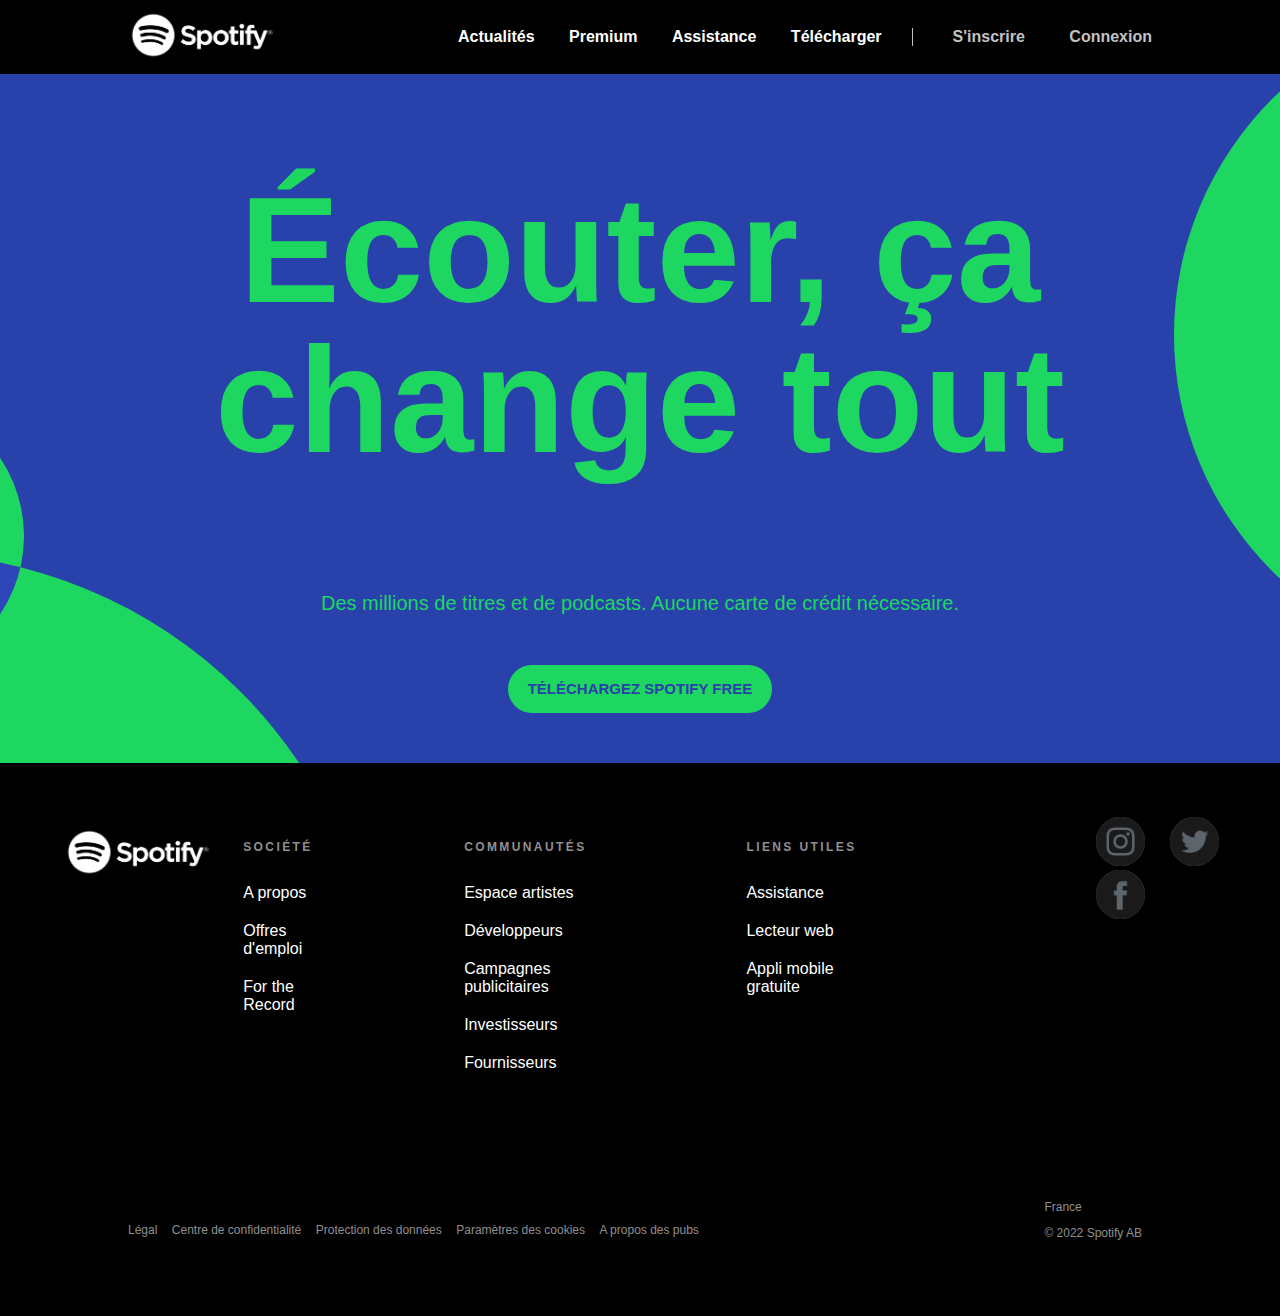
<file: index.html>
<!DOCTYPE html>
<html>

<head>
	<title>Écouter, ça change tout</title>
	<meta name="viewport" content="width=device-width, initial-scale=1.0">
	<meta charset="utf-8">
	<link rel="stylesheet" href="css/style.css">    
	<link rel="stylesheet" href="css/nav-footer.css"> 
    <link rel="icon" href="image/favicon-96x96.png">
</head>

<body>
	<!--BARRE DE NAVIGATION-->
	<nav>
		<div class="logo">
		<a href="index.html">
        	<img src="image/logo1.png" height="50px" alt="Spotify logo">
        </a>
		</div>
		<div class="liens">
			<div class="left">
				<a href="page/actu.html">Actualités</a>
				<a href="page/premium.html">Premium</a>
				<a href="page/assistance.html">Assistance</a>
				<a href="page/download.html">Télécharger</a>
			</div>
			<div class="right">
				<a href="page/inscription.html">S'inscrire</a>
				<a href="">Connexion</a>
			</div>
		</div>
	</nav>
	<!--FIN DE LA BARRE DE NAVIGATION-->
	<!--DEBUT DE LA SECTION BLEUE-->
	<section>
		<h1 id="titre">Écouter, ça change tout</h1>
		<div class="ens">
			<h2 id="titre2">Des millions de titres et de podcasts. Aucune carte de crédit nécessaire.</h2>
			<button type="submit">TÉLÉCHARGEZ SPOTIFY FREE</button>
		</div>

	</section>

	<!--FIN DE LA SECTION BLEUE-->
	
<!--DEBUT DU FOOTER-->
<footer>
    <div class="logo">
        <img src="image/logo1.png" height="50px"alt="Spotify logo">
    </div>
    <div class="cartes">
        <div class="carte">
            <h2>SOCIÉTÉ</h2>
            <a href="">A propos</a>
            <a href="">Offres d'emploi</a>
            <a href="">For the Record</a>
        </div>
        <div class="carte">
            <h2>COMMUNAUTÉS</h2>
            <a href="">Espace artistes</a>
            <a href="">Développeurs</a>
            <a href="">Campagnes publicitaires</a>
            <a href="">Investisseurs</a>
            <a href="">Fournisseurs</a>
        </div>
        <div class="carte">
            <h2>LIENS UTILES</h2>
            <a href="">Assistance</a>
            <a href="">Lecteur web</a>
            <a href="">Appli mobile gratuite</a>
        </div>
        <div class="service-sociaux">
            <a href="https://instagram.com/spotify"><img src="image/instagram.png" alt="instagram"></a>
            <a href="https://twitter.com/spotifyy"><img src="image/twitter.png" alt="twiter"></a>
            <a href="https://www.facebook.com/Spotify"><img src="image/facebook.png" alt="facebook" ></a>
        </div>
    </div>
    <!--<div class="socialMedias">
        <a href=""><img src="../IMAGES/SOCIAL MEDIAS/instagram.svg" alt=""> </a>
        <a href=""><img src="../IMAGES/SOCIAL MEDIAS/twiiter.svg" alt=""> </a>
        <a href=""><img src="../IMAGES/SOCIAL MEDIAS/facebook.svg" alt=""> </a>
    </div>-->
    <div class="pieds">
        <div class="gauche">
            <a href="">Légal</a>
            <a href="">Centre de confidentialité</a>
            <a href="">Protection des données</a>
            <a href="">Paramètres des cookies</a>
            <a href="">A propos des pubs</a>
        </div>
        <div class="droite">
            <a href="">France</a>
            <p>&copy 2022 Spotify AB</p>
        </div>
    </div>

	</footer>




	<!--FIN DU FOOTER-->


</body>


</html>
</file>
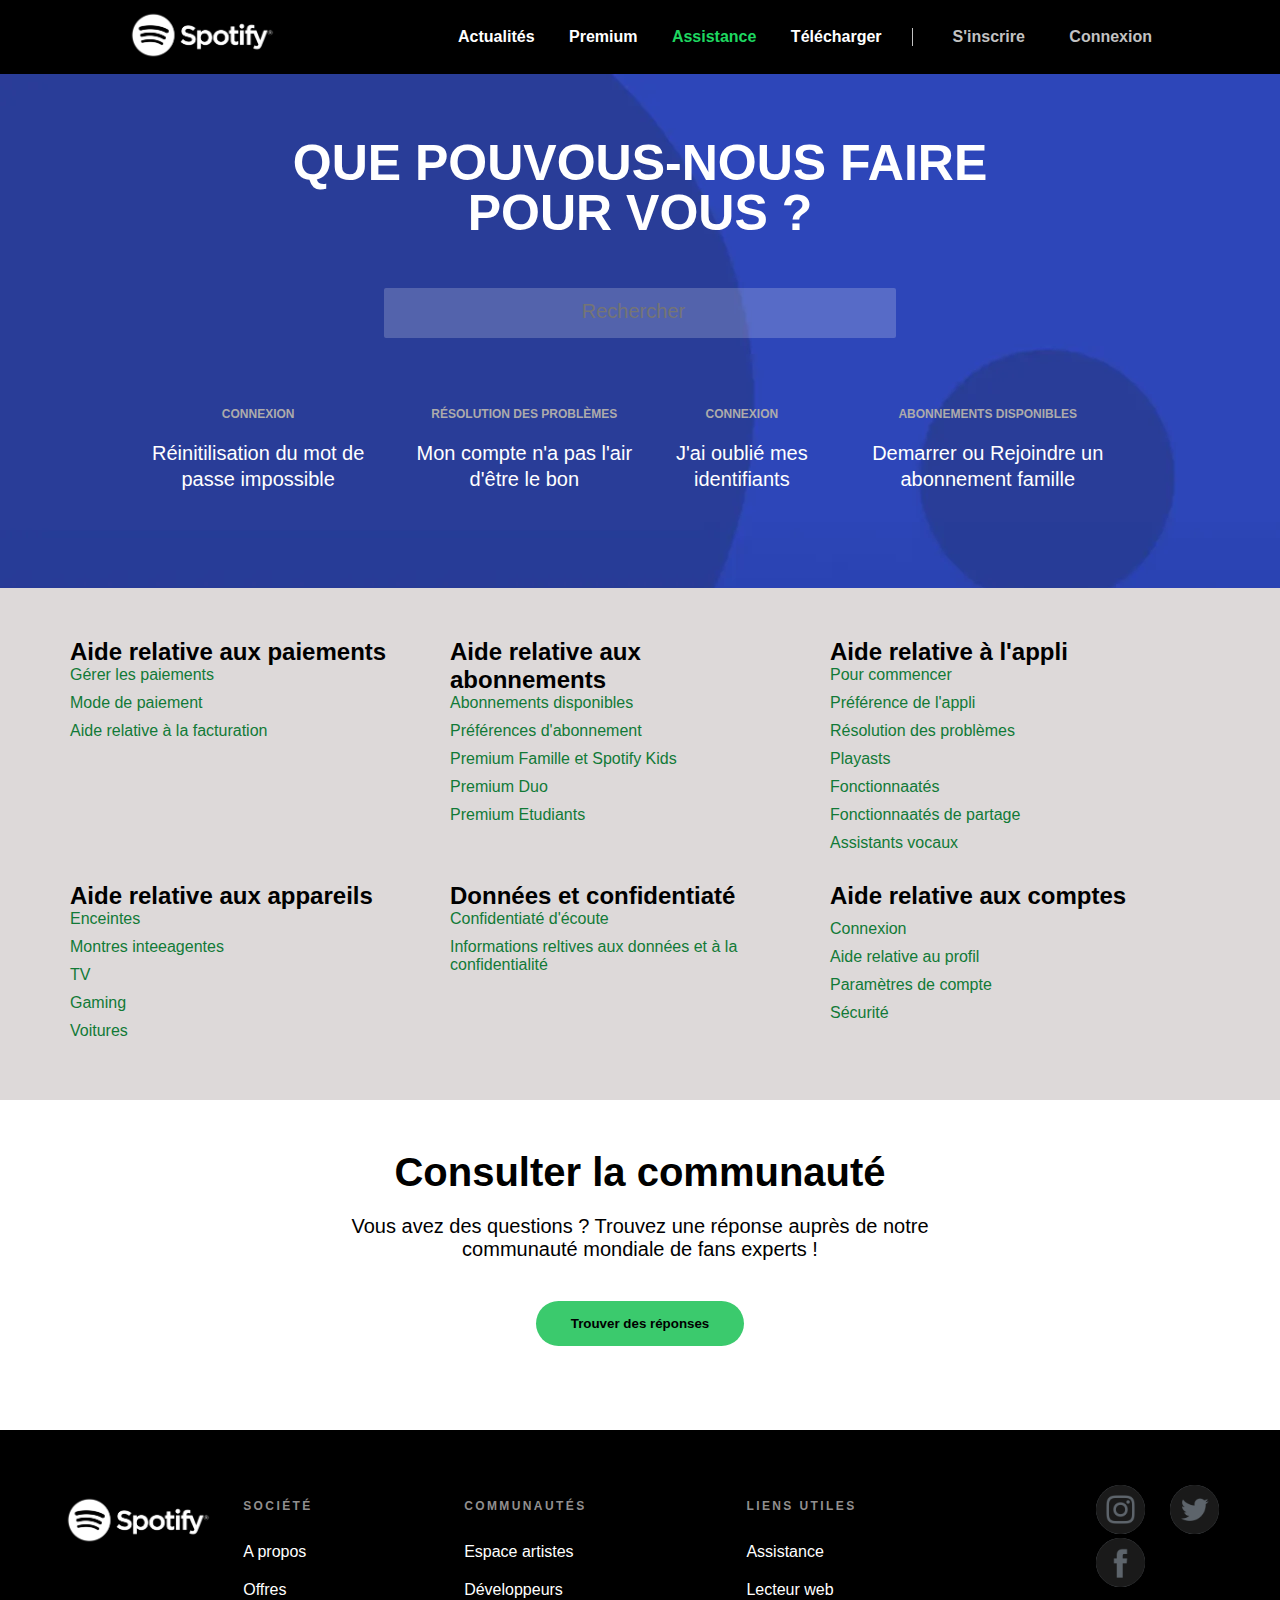
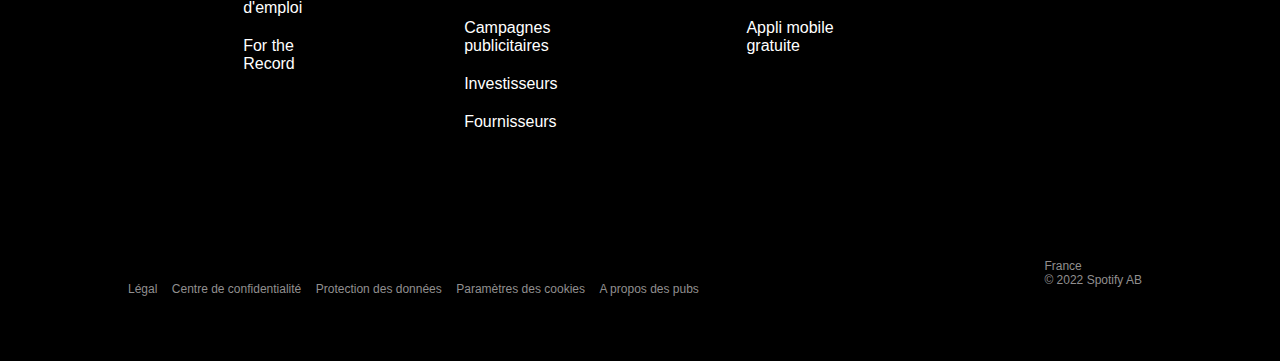
<file: page/assistance.html>
<!DOCTYPE HTML>
<html>
    <head>
        <meta charset="UTF-8">
        <title>Assistance</title>
        <link rel="stylesheet" href="../css/assistance.css">
        <link rel="stylesheet" href="../css/nav-footer.css">
    </head>
    <!-------------------------------------------------------------------------------------------------------------------------------------->

    <body>
        <nav>
            <div class="logo">
            <a href="../index.html">
                <img src="../image/logo1.png" height="50px" alt="Spotify logo">
            </a>
            </div>
            <div class="liens">
                <div class="left">
                    <a href="page/actu.html">Actualités</a>
                    <a href="premium.html">Premium</a>
                    <a href="assistance.html"  style="color:rgb(30, 215, 96);">Assistance</a>
                    <a href="download.html">Télécharger</a>
                </div>
                <div class="right">
                    <a href="inscription.html">S'inscrire</a>
                    <a href="">Connexion</a>
                </div>
            </div>
        </nav>
        <!--FIN DE LA BARRE DE NAVIGATION-->
    <!-------------------------------------------------------------------------------------------------------------------------------------->

        <section class="section1">
            <h1>QUE POUVOUS-NOUS FAIRE POUR VOUS ?</h1>
            <form>
                <input type="search" placeholder="Rechercher">
                <!-- asiana an'ilay icone de recherche iny, tokony télécharger-na -->
            </form>
            <div class="tableau">
                <div class="voalohany">
                    <h2>Connexion</h2>
                    <a href="">Réinitilisation du mot de passe impossible</a>
                </div> 
                <div class="voalohany">
                    <h2>Résolution des problèmes</h2>
                    <a href="">Mon compte n'a pas l'air d'être le bon</a>
                </div>
                <div class="voalohany">
                    <h2>Connexion</h2>
                    <a href="">J'ai oublié mes identifiants</a>
                </div>    
                <div class="voalohany">
                    <h2>Abonnements disponibles</h2>
                    <a href="">Demarrer ou Rejoindre un abonnement famille</a>
                </div>             
            </div>           
        </section>     

    <!-------------------------------------------------------------------------------------------------------------------------------------->
        <section class="section2">
            <div class="ligne1">
                <div class="carte">
                    <h2>Aide relative aux paiements</h2>
                    <a href="">Gérer les paiements</a>
                    <a href="">Mode de paiement</a>
                    <a href="">Aide relative à la facturation</a>
                </div>
                <div class="carte">
                    <h2>Aide relative aux abonnements</h2>
                    <a href="">Abonnements disponibles</a>
                    <a href="">Préférences d'abonnement</a>
                    <a href="">Premium Famille et Spotify Kids</a>
                    <a href="">Premium Duo</a>
                    <a href="">Premium Etudiants</a>
            </div>
                <div class="carte"> 
                        <h2>Aide relative à l'appli</h2>
                        <a href="">Pour commencer</a>
                        <a href="">Préférence de l'appli</a>
                        <a href="">Résolution des problèmes</a>
                        <a href="">Playasts</a>
                        <a href="">Fonctionnaatés</a>
                        <a href="">Fonctionnaatés de partage</a>
                        <a href="">Assistants vocaux</a>
                </div>
            </div>           
            <div class="ligne2">
                <div class="carte">
                    <h2>Aide relative aux appareils</h2>
                    <a href="">Enceintes</a>
                    <a href="">Montres inteeagentes</a>
                    <a href="">TV</a>
                    <a href="">Gaming</a>
                    <a href="">Voitures</a>
                </div>
                <div class="carte">
                        <h2>Données et confidentiaté</h2>
                        <a href="">Confidentiaté d'écoute</a>
                        <a href="">Informations reltives aux données et à la confidentialité</li>
                </div>
                <div class="carte">
                        <h2>Aide relative aux comptes</h2>
                        <a href="">Connexion</a>
                        <a href="">Aide relative au profil</a>
                        <a href="">Paramètres de compte</a>
                        <a href="">Sécurité</a>
                </div>
            </div>                 
        </section>
    <!-------------------------------------------------------------------------------------------------------------------------------------->       
        <section class="section3">
            <div class="elem">
                <h1>Consulter la communauté</h1>
                <p>Vous avez des questions ? Trouvez une réponse auprès de notre communauté mondiale de fans experts !</p>
                <button type="submit">Trouver des réponses</button>
            </div>            
        </section>
    <!-------------------------------------------------------------------------------------------------------------------------------------->

<!--DEBUT DU FOOTER-->
<footer>
    <div class="logo">
        <img src="../image/logo1.png" height="50px"alt="Spotify logo">
    </div>
    <div class="cartes">
        <div class="carte">
            <h2>SOCIÉTÉ</h2>
            <a href="">A propos</a>
            <a href="">Offres d'emploi</a>
            <a href="">For the Record</a>
        </div>
        <div class="carte">
            <h2>COMMUNAUTÉS</h2>
            <a href="">Espace artistes</a>
            <a href="">Développeurs</a>
            <a href="">Campagnes publicitaires</a>
            <a href="">Investisseurs</a>
            <a href="">Fournisseurs</a>
        </div>
        <div class="carte">
            <h2>LIENS UTILES</h2>
            <a href="">Assistance</a>
            <a href="">Lecteur web</a>
            <a href="">Appli mobile gratuite</a>
        </div>
        <div class="service-sociaux">
            <a href="https://instagram.com/spotify"><img src="../image/instagram.png" alt="instagram"></a>
            <a href="https://twitter.com/spotifyy"><img src="../image/twitter.png" alt="twiter"></a>
            <a href="https://www.facebook.com/Spotify"><img src="../image/facebook.png" alt="facebook" ></a>
        </div>
    </div>
    <!--<div class="socialMedias">
        <a href=""><img src="../IMAGES/SOCIAL MEDIAS/instagram.svg" alt=""> </a>
        <a href=""><img src="../IMAGES/SOCIAL MEDIAS/twiiter.svg" alt=""> </a>
        <a href=""><img src="../IMAGES/SOCIAL MEDIAS/facebook.svg" alt=""> </a>
    </div>-->
    <div class="pieds">
        <div class="gauche">
            <a href="">Légal</a>
            <a href="">Centre de confidentialité</a>
            <a href="">Protection des données</a>
            <a href="">Paramètres des cookies</a>
            <a href="">A propos des pubs</a>
        </div>
        <div class="droite">
            <a href="">France</a>
            <p>&copy 2022 Spotify AB</p>
        </div>
    </div>

</footer>




<!--FIN DU FOOTER-->
    </body>
</html>
</file>
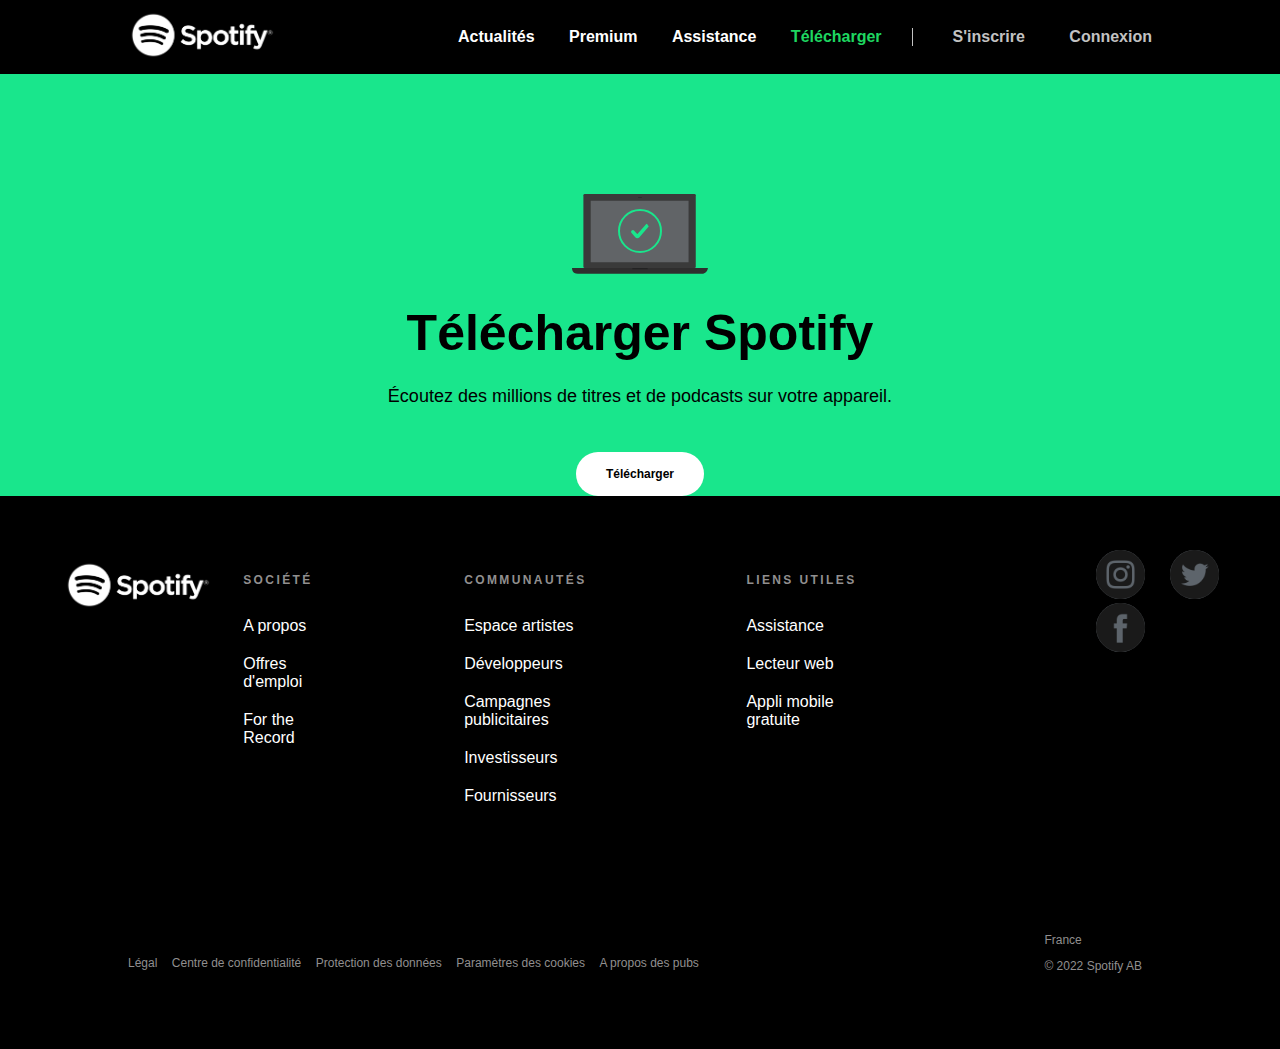
<file: page/download.html>
<!DOCTYPE html>
<html>
	<head>
		<title>Téléchargements</title>
		<meta name="viewport" content="width=device-width, initial-scale=1.0">
			<meta charset="utf-8">
		<link rel="stylesheet" href="../css/download.css">
		<link rel="stylesheet" href="../css/nav-footer.css">
	</head>
	<body>
	<!--BARRE DE NAVIGATION-->
	<nav>
		<div class="logo">
		<a href="../index.html">
        	<img src="../image/logo1.png" height="50px" alt="Spotify logo">
        </a>
		</div>
		<div class="liens">
			<div class="left">
				<a href="page/actu.html">Actualités</a>
				<a href="premium.html">Premium</a>
				<a href="assistance.html">Assistance</a>
				<a href="download.html"  style="color:rgb(30, 215, 96);">Télécharger</a>
			</div>
			<div class="right">
				<a href="inscription.html">S'inscrire</a>
				<a href="">Connexion</a>
			</div>
		</div>
	</nav>
	<!--FIN DE LA BARRE DE NAVIGATION-->


	<!--FIN DE LA BARRE DE NAVIGATION-->
	<!--DEBUT DU HEADER-->
    <header>        
            <div class="ens">
                
                <img id="ordi" src="../image/laptop.svg">
                    <img id="succes" src="../image/green-success-check(1).svg">       
                <h1>Télécharger Spotify</h1>
                <p>Écoutez des millions de titres et de podcasts sur votre appareil.</p>
                <button type="submit">Télécharger</button>
            </div>        
    </header>
    <section>
        
    </section>
	<!--FIN DU HEADER-->


	<!--DEBUT DU FOOTER-->
	<footer>
		<div class="logo">
			<img src="../image/logo1.png" height="50px"alt="Spotify logo">
		</div>
		<div class="cartes">
			<div class="carte">
				<h2>SOCIÉTÉ</h2>
				<a href="">A propos</a>
				<a href="">Offres d'emploi</a>
				<a href="">For the Record</a>
			</div>
			<div class="carte">
				<h2>COMMUNAUTÉS</h2>
				<a href="">Espace artistes</a>
				<a href="">Développeurs</a>
				<a href="">Campagnes publicitaires</a>
				<a href="">Investisseurs</a>
				<a href="">Fournisseurs</a>
			</div>
			<div class="carte">
				<h2>LIENS UTILES</h2>
				<a href="">Assistance</a>
				<a href="">Lecteur web</a>
				<a href="">Appli mobile gratuite</a>
			</div>
            <div class="service-sociaux">
                <a href="https://instagram.com/spotify"><img src="../image/instagram.png" alt="instagram"></a>
                <a href="https://twitter.com/spotifyy"><img src="../image/twitter.png" alt="twiter"></a>
                <a href="https://www.facebook.com/Spotify"><img src="../image/facebook.png" alt="facebook" ></a>
            </div>
		</div>
		<!--<div class="socialMedias">
			<a href=""><img src="../IMAGES/SOCIAL MEDIAS/instagram.svg" alt=""> </a>
			<a href=""><img src="../IMAGES/SOCIAL MEDIAS/twiiter.svg" alt=""> </a>
			<a href=""><img src="../IMAGES/SOCIAL MEDIAS/facebook.svg" alt=""> </a>
		</div>-->
		<div class="pieds">
			<div class="gauche">
				<a href="">Légal</a>
				<a href="">Centre de confidentialité</a>
				<a href="">Protection des données</a>
				<a href="">Paramètres des cookies</a>
				<a href="">A propos des pubs</a>
			</div>
			<div class="droite">
				<a href="">France</a>
				<p>&copy 2022 Spotify AB</p>
			</div>
		</div>

	</footer>




	<!--FIN DU FOOTER-->

	
	</body>


</html>
</file>
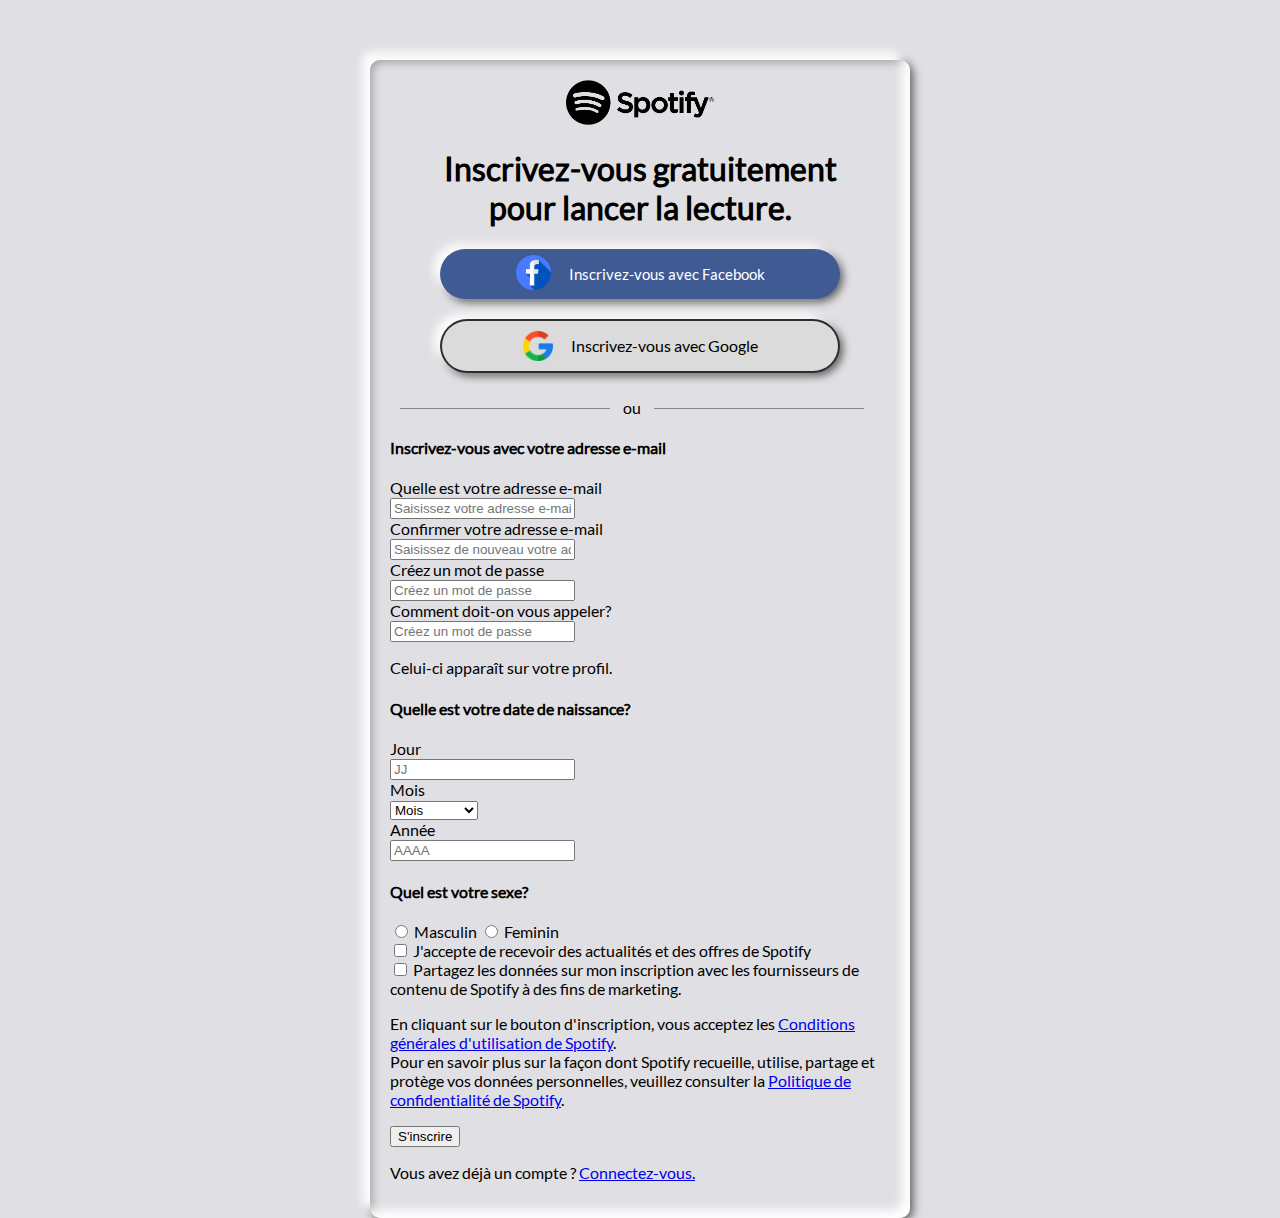
<file: page/inscription.html>
<!DOCTYPE html>
<html lang="fr">
<head>
    <meta charset="UTF-8">
   <link rel="stylesheet" href="../css/inscription.css">
    <title>S'inscrire</title>
</head>
<body>
    <div class="all">
        <header>
            <img src="../image/Black.png" alt="Spotify" width="150">
            <h1>Inscrivez-vous gratuitement<br>pour lancer la lecture.</h1>
        </header>

        <!--INSCRIPTION FACEBOOK-->
        <div class="facebook">
            <div class="icon-facebook">
                <img src="../image/facebook_1.png" alt="facebook">
            </div>
            <div class="lien-vers-facebook">
                <a href="https://accounts.spotify.com/fr/login?method=facebook&continue=https%3A%2F%2Fwww.spotify.com%2Faccount%2Foverview%2F&intent=signup" target="_blank" class="inscrire-sur-facebook">
                    Inscrivez-vous avec Facebook
                </a>
            </div>
        </div>
        <!--INSCRIPTION AVEC GOOGLE-->
    <div class="google">
        <img src="../image/google.png" alt="google" width="30"> 
        <a href="https://accounts.spotify.com/fr/login?method=google&continue=https%3A%2F%2Fwww.spotify.com%2Faccount%2Foverview%2F&intent=signup" class="inscription-google">
            Inscrivez-vous avec Google
        </a>
    </div>
    <div class="separateur">
        <span class="ligne"></span>
        ou
        <span class="ligne"></span>
    </div>
    <h4>Inscrivez-vous avec votre adresse e-mail</h4>
    <form method="post" action="">

        <label for="adresse-mail">Quelle est votre adresse e-mail</label>
        <br>
        <input type="email" id="adresse-mail" placeholder="Saisissez votre adresse e-mail">
        <br>
        <label for="adresse-mail">Confirmer votre adresse e-mail</label>
        <br>
        <input type="email" id="adresse-mail" placeholder="Saisissez de nouveau votre adresse e-mail">
        <br>
        <label for="mot-de-pass">Créez un mot de passe</label>
        <br>
        <input type="password" id="mot-de-pass" placeholder="Créez un mot de passe">
        <br>
        <label for="nom">Comment doit-on vous appeler?</label>
        <br>
        <input type="text" id="nom" placeholder="Créez un mot de passe">

        <!--fin des info-->
        <p>Celui-ci apparaît sur votre profil.</p>
        
        <!--date DE NAISSANCE-->

        <div class="date-de-naissance">
            <h4>Quelle est votre date de naissance?</h4>
            <div class="class-jour">
                <label for="jour">Jour</label>
                         <br>
                <input type="text" id="jour" placeholder="JJ" >
            </div>
            <div class="class-mois">
                <label for="mois">Mois</label>
                        <br>
                <select id="mois">
                    <option value="mois" disabled selected>Mois</option>
                    <option value="janvier" >Janvier</option>
                    <option value="fevrier" >Fevrier</option>
                    <option value="mars" >Mars</option>
                    <option value="avril" >Avril</option>
                    <option value="mai">Mai</option>
                    <option value="juin">Juin</option>
                    <option value="juillet">Juillet</option>
                    <option value="août">Août</option>
                    <option value="septembre">Septembre</option>
                    <option value="octobre">Octobre</option>
                    <option value="novembre">Novembre</option>
                    <option value="decembre">Decembre</option>
                </select>
            </div>

            <div class="class-annee">
                <label for="annee">Année</label>
                        <br>
                <input type="text" id="annee" placeholder="AAAA">
            </div>
        </div>

        <!--DEBUT DU SELECTION DE  SEXE-->
        <h4> Quel est votre sexe?</h4>
        <div id="sexe">
            <input type="radio" value="Masculin" name="sexe" id="masculin">
            <label for="masculin">Masculin</label>
            <input type="radio" value="Feminin" name="sexe" id="feminin" >
            <label for="feminin">Feminin</label>
        </div>
            <!--FIN DU SELECTION DE SEXE -->

            <input type="checkbox"  id="recevoir">
            <label for="recevoir">J'accepte de recevoir des actualités et des offres de Spotify</label>
            <br>
            <input type="checkbox"  id="confidentialite">
            <label for="confidentialite">
                Partagez les données sur mon inscription avec les fournisseurs de contenu de Spotify à des fins de marketing. 
            </label>

            <!--ACCEPTEZ LES TERMES DE CONTRATS-->
            <p class="p-avant-dernier">
                En cliquant sur le bouton d'inscription, vous acceptez les <a href="https://www.spotify.com/fr/legal/end-user-agreement/"> Conditions générales d'utilisation de Spotify</a>.

                <br>

                Pour en savoir plus sur la façon dont Spotify recueille, utilise, partage et protège vos données personnelles,
                veuillez consulter la <a href="https://www.spotify.com/fr/legal/privacy-policy/">Politique de confidentialité de Spotify</a>. 
            </p>
            <button class="inscrire">
                S'inscrire
            </button>
            <p>Vous avez déjà un compte ? <a href="connexion.html" >Connectez-vous.</a></p>
    </form>
    </div>
</body>
</html>
</file>
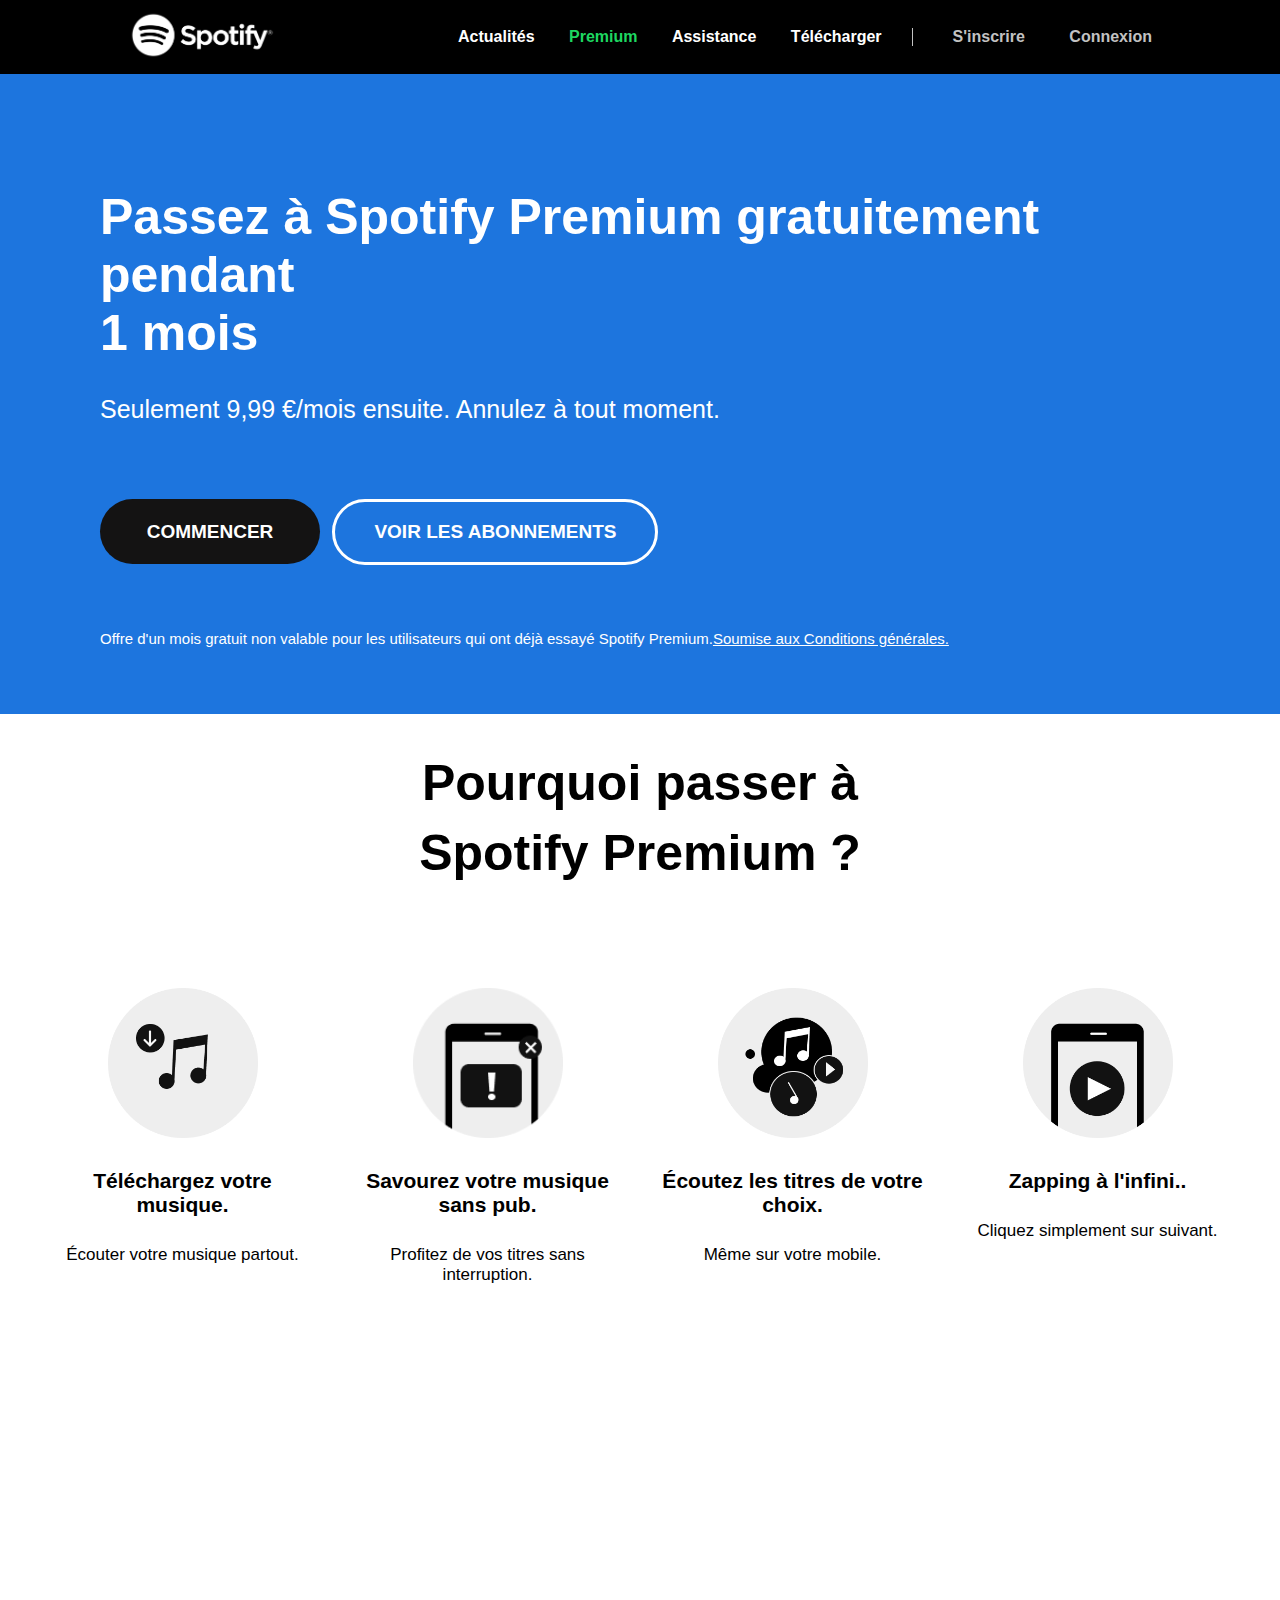
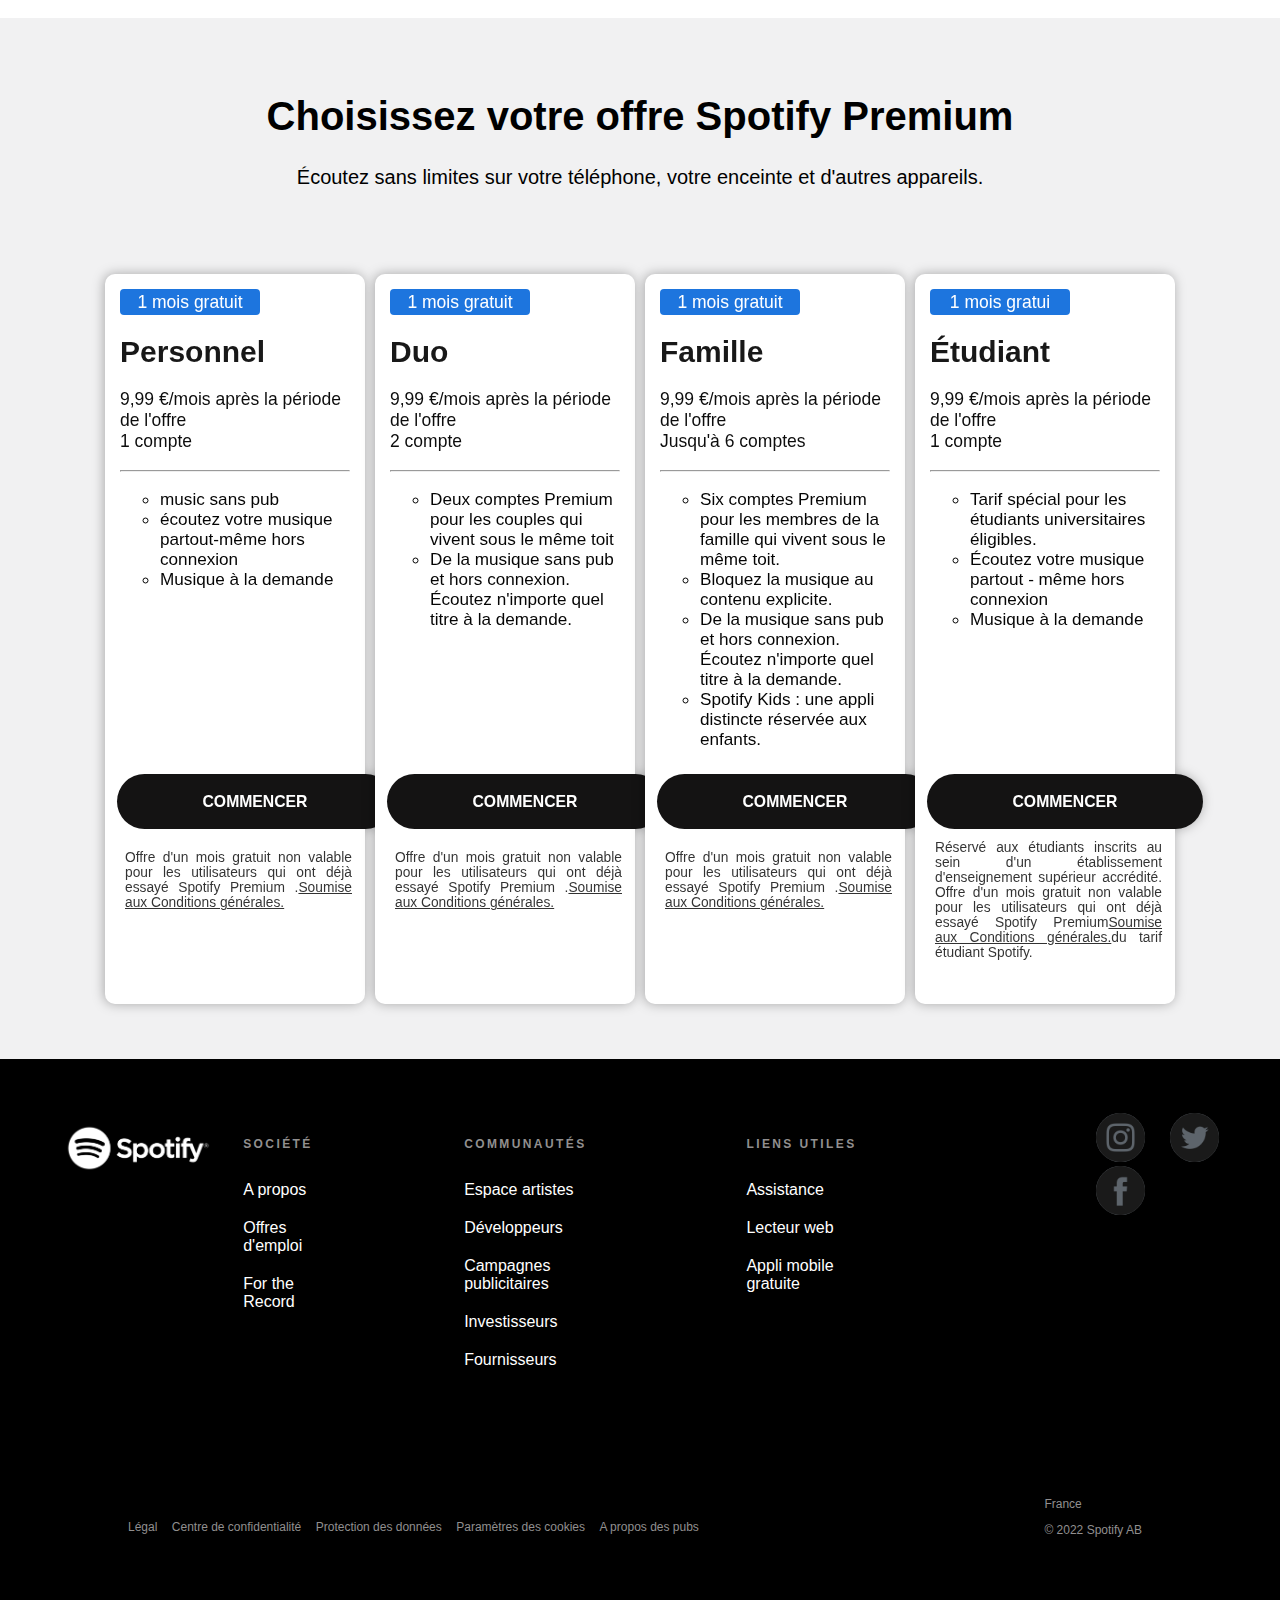
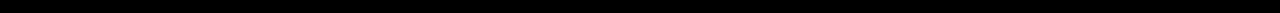
<file: page/premium.html>
<!DOCTYPE html>
<html lang="en">
<head>
    <meta charset="UTF-8">
    <meta http-equiv="X-UA-Compatible" content="IE=edge">
    <link rel="icon" href="../image/favicon-96x96.png">
    <link rel="stylesheet" href="../css/premium.css">
    <link rel="stylesheet" href="../css/nav-footer.css">
    <title>spotify premium</title>
</head>
<body>
    <nav>
		<div class="logo">
		<a href="../index.html">
        	<img src="../image/logo1.png" height="50px" alt="Spotify logo">
        </a>
		</div>
		<div class="liens">
			<div class="left">
				<a href="page/actu.html">Actualités</a>
				<a href="premium.html" style="color:rgb(30, 215, 96);">Premium</a>
				<a href="assistance.html">Assistance</a>
				<a href="download.html">Télécharger</a>
			</div>
			<div class="right">
				<a href="inscription.html">S'inscrire</a>
				<a href="">Connexion</a>
			</div>
		</div>
	</nav>
	<!--FIN DE LA BARRE DE NAVIGATION-->


    <header class="bleu">
        <h1>Passez à Spotify Premium gratuitement pendant <br/>1 mois</h1>
        <p>Seulement 9,99 €/mois ensuite. Annulez à tout moment.</p>
        <div class="commencer">
            <a href="#">COMMENCER</a> 
        </div>
        <div class="abonnement">
            <a href="#">VOIR LES ABONNEMENTS</a>
        </div>
        <p class="le-petit-text">Offre d'un mois gratuit non valable pour les utilisateurs qui ont déjà essayé Spotify Premium.<a href="https://www.spotify.com/legal/premium-promotional-offer-terms">Soumise aux Conditions générales.</a></p> 
    </header>


    <h1>Pourquoi passer à <br/>Spotify Premium ?</h1>
    <section class="raison-premium">
        <article>
            <img src="../image/music.png" alt="Télécharger votre musique" />
            <h4>Téléchargez votre musique.</h4>
            <p>écouter votre musique partout.</p>
        </article>
        <article>
            <img src="../image/phone.png" alt="Savourez votre musique" />
            <h4>savourez votre musique<br/> sans pub.</h4>
            <p>Profitez de vos titres sans interruption.</p>
        </article>
        
        <article>
            <img src="../image/icon-music.png" alt="écoutez les titres de votre choix." />
            <h4>écoutez les titres de votre choix.</h4>
            <p>même sur votre mobile.</p>
        </article>
        <article>
            <img src="../image/icon-zapping.png" alt="Zapping à l'infini" />
            <h4>Zapping à l'infini..</h4>
            <p>Cliquez simplement sur suivant.</p>
        </article>
    </section>
    <section class="offre-premium">
        <h1 class="titre-offre">Choisissez votre offre Spotify Premium</h1>
        <p class="paragraphe-apres-titre-offfe">écoutez sans limites sur votre téléphone, votre enceinte et d'autres appareils.</p>
        <!--OFFRE PREMIUM-->
        <div class="contain-offre">
            <article class="offre">
            <div class="mois-gratuit">
            1 mois gratuit
            </div> 

            <h1>Personnel   </h1>
            <p>9,99 €/mois après la période de l'offre<br>1 compte</p>
            <hr/>

            <ul>
                <li>music sans pub</li>
                <li>écoutez votre musique partout-même hors connexion</li>
                <li>Musique à la demande</li>
            </ul>
            
            <!-- LE BOUTON COMMENCER-->
            <a href="https://www.spotify.com/fr/purchase/offer/duo-1-month-trial?country=FR" class="bouton-commencer">
                COMMENCER
            </a>
            <p>Offre d'un mois gratuit non valable pour les utilisateurs qui ont déjà essayé Spotify Premium .<a href="https://www.spotify.com/legal/premium-promotional-offer-terms">Soumise aux Conditions générales.</a></p>

            </article>
            <article class="offre">
            <div class="mois-gratuit">
            1 mois gratuit
            </div> 
            <h1>Duo</h1>
            <p>9,99 €/mois après la période de l'offre<br>2 compte</p>
            <hr/>
            <ul>
                <li>Deux comptes Premium pour les couples qui vivent sous le même toit</li>
                <li>De la musique sans pub et hors connexion. Écoutez n'importe quel titre à la demande.</li>
            </ul>
            
            <!-- LE BOUTON COMMENCER-->
            <a href="https://www.spotify.com/fr/purchase/offer/duo-1-month-trial?country=FR" class="bouton-commencer">
                COMMENCER
            </a>
            <p>Offre d'un mois gratuit non valable pour les utilisateurs qui ont déjà essayé Spotify Premium .<a href="https://www.spotify.com/legal/premium-promotional-offer-terms">Soumise aux Conditions générales.</a></p>
            
        </article>
        <article class="offre">
            <div class="mois-gratuit">
                1 mois gratuit
            </div> 

            <h1>Famille</h1>
            <p>9,99 €/mois après la période de l'offre<br>Jusqu'à 6 comptes</p>
            <hr/>
            <ul>
                <li>Six comptes Premium pour les membres de la famille qui vivent sous le même toit.</li>
                <li>Bloquez la musique au contenu explicite.</li>
                <li>De la musique sans pub et hors connexion. Écoutez n'importe quel titre à la demande.</li>
                <li>Spotify Kids : une appli distincte réservée aux enfants.</li>
            </ul>
            
            <!-- LE BOUTON COMMENCER-->
            <a href="https://www.spotify.com/fr/purchase/offer/duo-1-month-trial?country=FR" class="bouton-commencer">
                COMMENCER
            </a>
            <p>Offre d'un mois gratuit non valable pour les utilisateurs qui ont déjà essayé Spotify Premium .<a href="https://www.spotify.com/legal/premium-promotional-offer-terms">Soumise aux Conditions générales.</a></p>
            
        </article>
        <article class="offre">
            <div class="mois-gratuit">
                1 mois gratui
            </div> 
            <h1>étudiant</h1>
            <p>9,99 €/mois après la période de l'offre<br>1 compte</p>
            <hr/>
            <ul>
                <li>Tarif spécial pour les étudiants universitaires éligibles.</li>
                <li>Écoutez votre musique partout - même hors connexion</li>
                <li>Musique à la demande</li>
            </ul>
            
            <!-- LE BOUTON COMMENCER-->
            <a href="https://www.spotify.com/fr/purchase/offer/duo-1-month-trial?country=FR" class="bouton-commencer">
                <span>COMMENCER</span>
            </a>
            <p id="dernier">Réservé aux étudiants inscrits au sein d'un établissement d'enseignement supérieur accrédité. Offre d'un mois gratuit non valable pour les utilisateurs qui ont déjà essayé Spotify Premium<a href="https://www.spotify.com/legal/premium-promotional-offer-terms">Soumise aux Conditions générales.</a>du tarif étudiant Spotify.</p>

            </article>
        </section>
    </div>

<!--DEBUT DU FOOTER-->
	<footer>
		<div class="logo">
			<img src="../image/logo1.png" height="50px"alt="Spotify logo">
		</div>
		<div class="cartes">
			<div class="carte">
				<h2>SOCIÉTÉ</h2>
				<a href="">A propos</a>
				<a href="">Offres d'emploi</a>
				<a href="">For the Record</a>
			</div>
			<div class="carte">
				<h2>COMMUNAUTÉS</h2>
				<a href="">Espace artistes</a>
				<a href="">Développeurs</a>
				<a href="">Campagnes publicitaires</a>
				<a href="">Investisseurs</a>
				<a href="">Fournisseurs</a>
			</div>
			<div class="carte">
				<h2>LIENS UTILES</h2>
				<a href="">Assistance</a>
				<a href="">Lecteur web</a>
				<a href="">Appli mobile gratuite</a>
			</div>
            <div class="service-sociaux">
                <a href="https://instagram.com/spotify"><img src="../image/instagram.png" alt="instagram"></a>
                <a href="https://twitter.com/spotifyy"><img src="../image/twitter.png" alt="twiter"></a>
                <a href="https://www.facebook.com/Spotify"><img src="../image/facebook.png" alt="facebook" ></a>
            </div>
		</div>
		<!--<div class="socialMedias">
			<a href=""><img src="../IMAGES/SOCIAL MEDIAS/instagram.svg" alt=""> </a>
			<a href=""><img src="../IMAGES/SOCIAL MEDIAS/twiiter.svg" alt=""> </a>
			<a href=""><img src="../IMAGES/SOCIAL MEDIAS/facebook.svg" alt=""> </a>
		</div>-->
		<div class="pieds">
			<div class="gauche">
				<a href="">Légal</a>
				<a href="">Centre de confidentialité</a>
				<a href="">Protection des données</a>
				<a href="">Paramètres des cookies</a>
				<a href="">A propos des pubs</a>
			</div>
			<div class="droite">
				<a href="">France</a>
				<p>&copy 2022 Spotify AB</p>
			</div>
		</div>

	</footer>




	<!--FIN DU FOOTER-->

    </body>
    </html>
</file>
<file: css/style.css>
body{
/*Manala marge par défaut*/
    margin: 0px;       
    padding: 0px;
 /*Manala marge par défaut*/
    height: 100%;
    width: 100%;
    background-color: rgb(41, 65, 171);
    background-image: url("../image/background.svg");
    background-position:top;
    font-family: spotify-circular, Helvetica, Arial, sans-serif;
}


/*------------------------------CORPS DE LA PAGE-------------------------------------------*/
section{
    color: rgb(30, 215, 96);
    margin-top: 5%;
    font-family: spotify-circular, Helvetica, Arial, sans-serif;
}

section #titre{
    text-align: center;
    font-weight: 900;
    line-height: 1em;
    font-size: 150px;
}

section .ens{
    display: flex;
    flex-direction: column;
    align-items: center;
}

section #titre2{
    text-align: center;
    font-weight: 200;
    font-size: 20px;
    margin-bottom: 50px;
}

section button{     
   background-color: rgb(30, 215, 96);
    border: none;
    padding: 14px 20px;
    color: rgb(41, 65, 171);
    font-size: 15px;
    font-weight: 700;
    line-height: 20px;
    text-transform: none;
    border-radius: 25px ;
    cursor: pointer;
    margin-bottom: 50px;
    transition: transform 0.08s ease-in;
}

section button:hover{     
    margin-bottom: 50px;
    padding: 14px 20px;
    color: rgb(41, 65, 171);
    font-weight: 700;
    line-height: 20px;
    border: none;
    border-radius: 25px ;
    background-color: rgb(32, 236, 104);
    text-transform: none;
    cursor: pointer; 
    transform: scale(1.1);
    transition: transform 0.3s ease-in;
}


section button:active{
    transform: scale(1.05);
    transition: transform 0.2s ease-in;
}
/*------------------------------FIN DU CORPS DE LA PAGE-------------------------------------------*/
</file>
<file: css/nav-footer.css>
/*------------------------------BARRE DE NAVIGATION-------------------------------------------*/
nav{
    display: flex;
    justify-content: space-between;
    flex-wrap: wrap;
    align-items: center;
    background-color: #000;
    color: #fff;
    padding-top: 10px;
    padding-bottom: 10px;
}

nav .logo{
    display: flex;
    margin-left: 10%;
}

nav .logo p{
    font-size: 20px;
    font-weight: bold;
    margin-left: 2%;
}

nav .liens{
    display: flex;
    margin-right: 10%;
}

nav .liens a{
    text-decoration: none;
    font-weight: bold;
    font-size: 16px;
}

nav .liens .left a{
    color: #fff;
    margin-right: 30px;
    transition:color 0.2s linear;
}

nav .liens .left a:hover{
    margin-right: 30px;
    font-weight: bold;
    color: rgb(30, 215, 96);
}

nav .liens .right{
    border-left: 1px solid #c2c2c2;
}

nav .liens .right a{
    color: #c2c2c2;
    padding-left: 40px;
    transition:color 0.2s linear;
}

nav .liens .right a:hover{
    color: rgb(30, 215, 96);
    padding-left: 40px;
}
/*------------------------------FIN DE LA BARRE DE NAVIGATION---------------------------------*/


/*------------------------------DEBUT DU PIED DU PAGE---------------------------------------------*/
footer{
    
    align-items: center;
    flex-wrap: wrap;
    background-color: #000;
    align-items: center;
    padding-top: 5%;
    padding-bottom: 5%;
    color: #fff;
}

footer .logo{
    display: flex;    
    margin-left: 5%;
}

footer .cartes{
    display: flex;
    margin-left: 10%;
}

footer .logo p{
    font-size: 20px;
    font-weight: bold;
    color: #fff;
    margin-left: 5px;
}

footer .cartes .carte{
    display: flex;
    flex-direction: column;
    margin-top: -4%;
    margin-right: 10px;
    margin-left: 10%;
}

footer .cartes .carte a{
    text-decoration: none;
    margin-bottom: 20px;
    color: #fff;
    transition: color 0.3s ease-in-out;
}

footer .cartes .carte a:hover{
    text-decoration: none;
    margin-bottom: 20px;
    color:rgb(30, 215, 96);
}

footer .cartes .carte h2{
    color: #918f8f;
    font-size: 12px;
    letter-spacing: 0.2em;
    font-weight: 800;
    margin-bottom: 30px;
}

footer .pieds{
    display: flex;
    justify-content: space-between;
    margin-top: 10%;
    margin-left: 10%;
    margin-right: 10%
}

footer .pieds .droite{

    display: flex;
    flex-direction: column;
    align-items: left;
    margin-top: -20px;
}

footer .pieds a, footer p{
    color: #918f8f;
    text-decoration: none;
    font-size: 12px;
    margin-right: 10px;
    transition: color 0.3s ease-in-out;
}

footer .pieds a:hover{
    font-size: 12px;
    text-decoration: none;
    color: rgb(30, 215, 96);
}
footer .service-sociaux{
    transform:translateY(-60px);
    margin-left:200px;
    display:inline-block;
}

footer .service-sociaux a{
    margin:0px 10px 0px 10px;
    background-color:#5d646b;
    display:inline-block;
    z-index:-1;
    border-radius:50%;
    width:49px;
    height:49px;
    transition:background-color 0.4s linear;
}
footer .service-sociaux a:hover{
    background:#1ED760;
    display:inline-block;
    z-index:-1;
    border-radius:50%;
    width:49px;
    height:49px;
}
footer .service-sociaux a img{
    width:49px;
    filter:invert(10%);
}
/*



/*------------------------------FIN DU PIED DU PAGE---------------------------------------------*/
</file>
<file: css/assistance.css>
*{
 padding: 0px;
 margin: 0px;
}

body{
    padding: 0px;
    margin: 0px;
    font-family: Arial, Helvetica, sans-serif;
}

header {
    background-color: darkgoldenrod;
    height: 70px;
    display: flex;
}

header .image{
    width: 25px;
    height: 25px;
    display:inline;
    padding-top: 0px;
    /* vertical-align:middle; */
}

header p{
    font-size: 30px;
    margin-top: 10px;
    padding-top: 0px;
    padding-left: 50px;
    background-color: darkgoldenrod;
    color: white;
}

header nav ul li,a{
    display: inline;
    color: white;
}

header nav{
    word-spacing: 30px;
    text-indent: 550px;
}
/*--------------------------------------------------------------------------------------------------------------*/

.section1{
    /* margin:0px; */
    background-image: url('../image/back-assistance.webp');
    width: 100%;
    height:450px;
    color:#fff;
    padding-top:5%;
    line-height: 40px;
    text-align:center;
}

.section1 h1{
    font-size: 50px;
    line-height: 1em;
    margin: auto;
    padding-bottom: 50px;
    width: 800px;
}

.section1 input{
    width:40%;
    height: 50px;
    background-color: rgba(255, 255, 255, 0.2);
    border-radius: 2px;
    border: none;
    outline: none;
}

.section1 input::placeholder{
    font-size: 20px;
    text-align: center;
}

.section1 input:focus{
    font-size: 20px;
    text-align: center;
    color:rgba(255, 255, 255, 0.7);
}

.section1 .tableau{
    display: flex;
    flex-direction: row;
    align-items: center;
    font-family: Verdana, Geneva, Tahoma, sans-serif;
    margin-top: 5%;
    margin-left: 10%;
    margin-right: 10%;
}

.section1 .tableau h2{
    text-transform: uppercase;
    margin-bottom: 15px;
    color: #adabab;
    font-size: 12px;
}
.section1 .tableau .voalohany a{
    font-size: 20px;
    text-decoration: none;
}

.section1 .tableau .voalohany a:hover{
    font-size: 20px;
    text-decoration: underline;
}

.section1 .tableau .voalohany{
    margin-right: 20px;
    line-height: 1.5em;


}

/*--------------------------------------------------------------------------------------------------------------*/
.section2{
    display: flex;
    flex-direction: column;
    align-items: center;
    padding-top: 50px;
    padding-bottom: 50px;
    background-color: rgb(221, 217, 217);    
}

.section2 a{
    text-decoration: none;
    color: #117a37;
    display: flex;
    flex-direction: column;
    margin-bottom: 10px;
}

.section2 a:hover{
    color: #117a37;
    text-decoration: underline;
    display: flex;
    flex-direction: column;
    margin-bottom: 10px;
}

.section2 .ligne1{
    display: flex;
    flex-direction: row;
    justify-content: space-between;
    margin-left: 15%;
    margin-right: 15%;
    margin-bottom: 20px;
    
}

.section2 .ligne2{
    display: flex;
    flex-direction: row;
    justify-content: space-between;
    margin-left: 15%;
    margin-right: 15%;
}

.section2 .carte{
    margin-right: 30px;
}

.section2 h2{
    color: #000;
    width: 350px;
}

/*--------------------------------------------------------------------------------------------------------------*/
.section3{
    border-bottom: 1px solid #000;
    padding-top: 50px;
    padding-bottom: 20px;

}

.section3 h1{
    padding-bottom:20px;
    font-size: 40px;
    font-family: Verdana, Geneva, Tahoma, sans-serif;
}

.section3 .elem p{
    width: 600px;
    font-size: 20px;
    text-align: center;
    margin-bottom: 40px;
}

.section3 .elem button{
    border: none;
    padding: 15px 35px;
    border-radius: 25px;
    margin-bottom: 5%;
    background-color: #3bca6d;
    font-weight: 800;
    cursor: pointer;
    transition: transform 0.2s;
}

.section3 .elem button:hover{
    border: none;
    margin-bottom: 5%;
    padding: 15px 35px;
    border-radius: 25px;
    background-color: #3bca6d;
    font-weight: 800;
    transform: scale(1.05);
    cursor: pointer;
}

.section3 .elem{
    display: flex;
    flex-direction: column;
    justify-content: center;align-items: center;
}
/*--------------------------------------------------------------------------------------------------------------*/
</file>
<file: css/download.css>
body{
    /*Manala marge par défaut*/
        margin: 0px;       
        padding: 0px;
     /*Manala marge par défaut*/
        height: 100%;
        width: 100%;
        background-color: #19e68c;
        font-family: spotify-circular, Helvetica, Arial, sans-serif;
    }
    /*------------------------------BARRE DE NAVIGATION-------------------------------------------*/
    nav{
        display: flex;
        justify-content: space-between;
        flex-wrap: wrap;
        align-items: center;
        background-color: #000;
        color: #fff;
        padding-top: 10px;
        padding-bottom: 10px;
    }
    
    nav .logo{
        display: flex;
        margin-left: 10%;
    }
    
    nav .logo p{
        font-size: 20px;
        font-weight: bold;
        margin-left: 2%;
    }
    
    nav .liens{
        display: flex;
        margin-right: 10%;
    }
    
    nav .liens a{
        text-decoration: none;
        font-weight: bold;
        font-size: 16px;
    }
    
    nav .liens .left a{
        color: #fff;
        margin-right: 30px;
    }
    
    nav .liens .left a:hover{
        margin-right: 30px;
        font-weight: bold;
        color: rgb(30, 215, 96);
    }
    
    nav .liens .right{
        border-left: 1px solid #c2c2c2;
    }
    
    nav .liens .right a{
        color: #c2c2c2;
        padding-left: 40px;
    }
    
    nav .liens .right a:hover{
        color: rgb(30, 215, 96);
        padding-left: 40px;
    }
/*------------------------------FIN DE LA BARRE DE NAVIGATION---------------------------------*/
/*------------------------------DEBUT DU HEADER-------------------------------------------*/
    
    header h1{
        font-size: 50px;
        font-weight: 800;
        margin-top: 10%;
    }

    header img{
        margin-top: 80px;
    }

    header #ordi{        
        height: 80px;        
    }

    header #succes{
        position: absolute;
        border-radius: 100%;
        height: 20px;
        text-align: center;
        padding: 10px;
        width: 20px;
        margin-top: 95px;
        border: 2px solid #19e68c;
    }

    header .ens{
        display: flex;
        flex-direction: column;
        align-items: center;
        margin-top: 40px;
    }

    header h1{
        color: #000;
        margin-top: 30px;
    }

    header p{
        color: #000;
        font-size: 18px;
        margin-top: -10px;
        margin-bottom: 45px;
    }    

    header button{
        border: none;
        background-color: #fff;
        font-size: 12px;
        font-weight: 800;
        cursor: pointer;
        color: #000;
        padding: 15px 30px;
        border-radius: 25px;
        transition:transform 0.05s linear;
    }

    header button:hover{
        border: none;
        background-color: #fff;
        transform:scale(1.03);
        font-weight: 800;
        cursor: pointer;
        color: #000;
        padding: 15px 30px;
        border-radius: 25px;
    }
    header button:active{
        transform:scale(1);
    }

/*------------------------------FIN DU HEADER-------------------------------------------*/
</file>
<file: css/inscription.css>
@font-face{
    font-family:Quicksand;
    src: url("../font-family/Lato-Regular.ttf");

    /* src:url(Inconsolata-VariableFont_wdth,wght.ttf); */
}
:root{
--background-body:#e0e0e4;
}

body{
    background-color: var(--background-body);
    margin-bottom:200px;
    font-family: Quicksand ,Helvetica, Arial, sans-serif;
}
.all{
    padding:20px;
    width:500px;
    position:absolute;
    left:50%;
    top:60px;
    transform:translateX(-50%);
    box-shadow: -8px -8px 10px #fff,
     3px 3px 10px rgba(0,0,0,0.6),
    -1px -1px 10px rgba(0,0,0,0.2),
    1px 1px 10px #fff,
    -8px -8px 10px #fff inset,
     2px 2px 10px rgba(0,0,0,0.3) inset ;
    border-radius:10px 10px 10px 10px
}
header{
    text-align:center;
}
/*----FACEBOOK*/
.facebook{
    margin:20px 50px 20px 50px;
    padding:10px;
    height:30px;
    text-align:center;
    background: #405A93 ; 
    border-radius: 40px;
    cursor:pointer;
    font-size:15px;
    font-family:Quicksand;
    font-weight:400;
    box-shadow: -6px -5px 10px #fff,
    3px 3px 8px rgba(0,0,0,0.6);
    /*PROPRIETE FLEX*/
    display:flex;
    justify-content: center;
    align-items: center;
    transition: all 0.3s ease-in-out;
}

.facebook:hover{
    transform:scale(1.05);
    transition: all 0.3s ease-in-out;
}.facebook:active{
    transform:scale(1);
    box-shadow: 4px 4px 10px #fff,
    -3px -3px 8px rgba(0,0,0,0.6);

}
.lien-vers-facebook{
    display:inline-block;
}
.facebook a{
    color:white;
    line-height: 30px;
    text-decoration:none;
}
.facebook img{
    margin-right:18px;
    width:35px;
}

.facebook .icon-facebook{
    display:inline;
}

/*-----GOOGLE----*/
.google{
    margin:20px 50px 20px 50px;
    padding:10px;
    height:30px;
    line-height: 30px;
    text-align:center;
    border: 2px solid rgba(15, 15, 15, 0.856);
    border-radius: 40px;
    cursor:pointer;
    box-shadow: -6px -5px 10px #fff,
    3px 3px 8px rgba(0,0,0,0.6);

    /*PROPRIETE FLEX*/
    display:flex;
    justify-content: center;
    align-items: center;
    background:#dbdbdb;
    transition: all 0.3s ease-in-out;
}

.google:hover{
    transform:scale(1.05);
    transition: all 0.3s ease-in-out;
}.google:active{
    transform:scale(1);
    box-shadow: 4px 4px 10px #fff,
    -3px -3px 8px rgba(0,0,0,0.6);
}
.google a{
    color:rgb(0, 0, 0);
    text-decoration:none;
}

.google img{
    margin-right:18px;
}
.ligne{
    margin:10px;
    width:210px;
    height:1px;
    position:relative;
    top:5px;
    display: inline-block;
    background:rgba(0,0,0,0.4);
}
</file>
<file: css/premium.css>
body{
   margin:0;
   padding:0;
   font-family: Helvetica, Arial, sans-serif;
}
:root{
--padding:0px 50px 0px 50px;
}
a{
    text-decoration:none;
}

header.bleu{
    padding: 80px 50px 60px 100px;
    margin:0;
    height:500px;
    background-color: #1d75de;
    color:white;
}
header h1{
    font-size:50px;
}
/*le texte suivant j1 de header*/
header h1 + p{
    font-size:25px;
}
header p{
    font-size:20px;
}
header a{
    color:white;
}
/*bouton pour commencer sur le header*/
.commencer{
   margin:50px 8px 50px 0px;
    padding:10px;
    width:200px;
    height:45px;
    border-radius:40px;
    background-color:rgb(20, 19, 19);
    display:inline-block;
    line-height:45px;
    text-align:center;
    font-size:19px;
    font-weight:700;
    cursor:pointer;
    transition:transform 0.09s linear;
}
.commencer:hover{
    transform:scale(1.05);
    background-color:rgb(10, 10, 10)
}
.commencer:active{
    transform:scale(1);
    background-color:rgb(10, 10, 10)
}

.abonnement{
    padding:10px;
    margin:50px 8px 50px 0px;
    width:300px;
    height:40px;
    border-radius:40px;
    border:3px solid white;
    background-color:transparent;
    display:inline-block;
    line-height:40px;
    text-align:center;
    font-size:19px;
    font-weight:700;
    cursor:pointer;
    transition:transform 0.08s linear;
}
.abonnement:hover{
    transform:scale(1.05);
    background-color:rgba(10, 10, 10,0.1)
}
.abonnement:active{
    transform:scale(1);
    background-color:rgba(10, 10, 10,0.1)
}
header .abonnement + p{
    font-size:15px;
}
header .abonnement + p a{
    text-decoration:underline;
}
header + h1{
    text-align:center;
    font-size:50px;
    padding-bottom:50px;
    font-weight:bold;
    font-family:Arial, sans-serif;
    line-height:70px;
}
.raison-premium{
    margin:50px 0 50vh 0;
    padding:var(--padding);
    display:grid;
    grid-template-rows:20vh;
    grid-template-columns:1fr 1fr 1fr 1fr;
    grid-column-gap:40px;
    grid-auto-flow:column;
}
.raison-premium article{
    text-align:center;
    font-family:Arial;
}
.raison-premium article h4::first-letter,p::first-letter{
    text-transform:uppercase;
}
.raison-premium article img{
    width:150px;
}
.raison-premium article h4{
    font-size:calc(1em + 5px);
}
.raison-premium article p{
    font-size:calc(1em + 1px);
}

.offre-premium{
   background-color:#f1f1f2;
   padding:var(--padding);
   padding-bottom:50px;
   padding-top:50px;
}

.contain-offre{
    display:flex;
    margin-bottom:0;
    flex-direction:row;
    justify-content:space-evenly;
    padding:var(--padding);
}
article.offre{
    width:270px;
    height:700px;
    padding:15px;
    margin:5px;
    border-radius:10px;
    background-color:white;
    filter: drop-shadow(-1px 0px 6px rgba(0,0,0,0.3));
    font-size:calc(13px + 1.2mm);
}
.offre h1{
    opacity:0.9;
    font-size:30px;
}
.offre h1::first-letter{
text-transform:uppercase;
}
.offre h1 + p{
    opacity:0.95;
}
hr{
    margin:8px 0px 8px 0px
}

/*========LISTE PFFRE=======*/
.offre ul{
    list-style-type:circle;
    opacity:0.98;
    font-size:calc(13px + 1.1mm);
    line-height:20px;

}
.offre ul + a.bouton-commencer{
       margin:0;
         padding:10px 3px 10px 3px;
         width:270px;
         height:35px;
         border-radius:40px;
         background-color:rgb(20, 19, 19);
         display:inline-block;
         line-height:35px;
         text-align:center;
         font-size:calc(15px + 0.2mm);
         font-weight:700;
         cursor:pointer;
         color:white;
         transition:transform 0.08s linear;
        position:absolute;
        top:500px;
        left:12px;
         
        }
.offre ul + a.bouton-commencer:hover{
    background-color:rgb(10, 10, 10);
    transform:scale(1.05);
}  
.offre ul + a.bouton-commencer:active{
    background-color:rgb(10, 10, 10);
    transform:scale(1);
}  
a.bouton-commencer + p{
    font-size:calc(10px + 1mm);
    text-align: justify;
    position:absolute;
    bottom:80px;
    margin-left:5px;
    margin-right:13px;
    opacity:0.8;
}
a.bouton-commencer + p#dernier{
    font-size:calc(10px + 1mm);
    text-align: justify;
    position:absolute;
    bottom:30px;
    margin-left:5px;
    margin-right:13px;
    opacity:0.8;
}
a.bouton-commencer + p a{
    color:#000;
    text-decoration:underline;
}
.mois-gratuit{
    width: 140px;
    height: 20px;
    padding: 3px 0px 3px 0px;
    line-height: 20px;
    text-align:center;
    border-radius:4px;
    background-color: #1d75de;
    color:white;
}
.titre-offre{
font-size: 40px;
text-align:center;
}
.paragraphe-apres-titre-offfe{
    text-align:center;
    font-size:20px;
    margin-bottom:80px;
}
</file>
